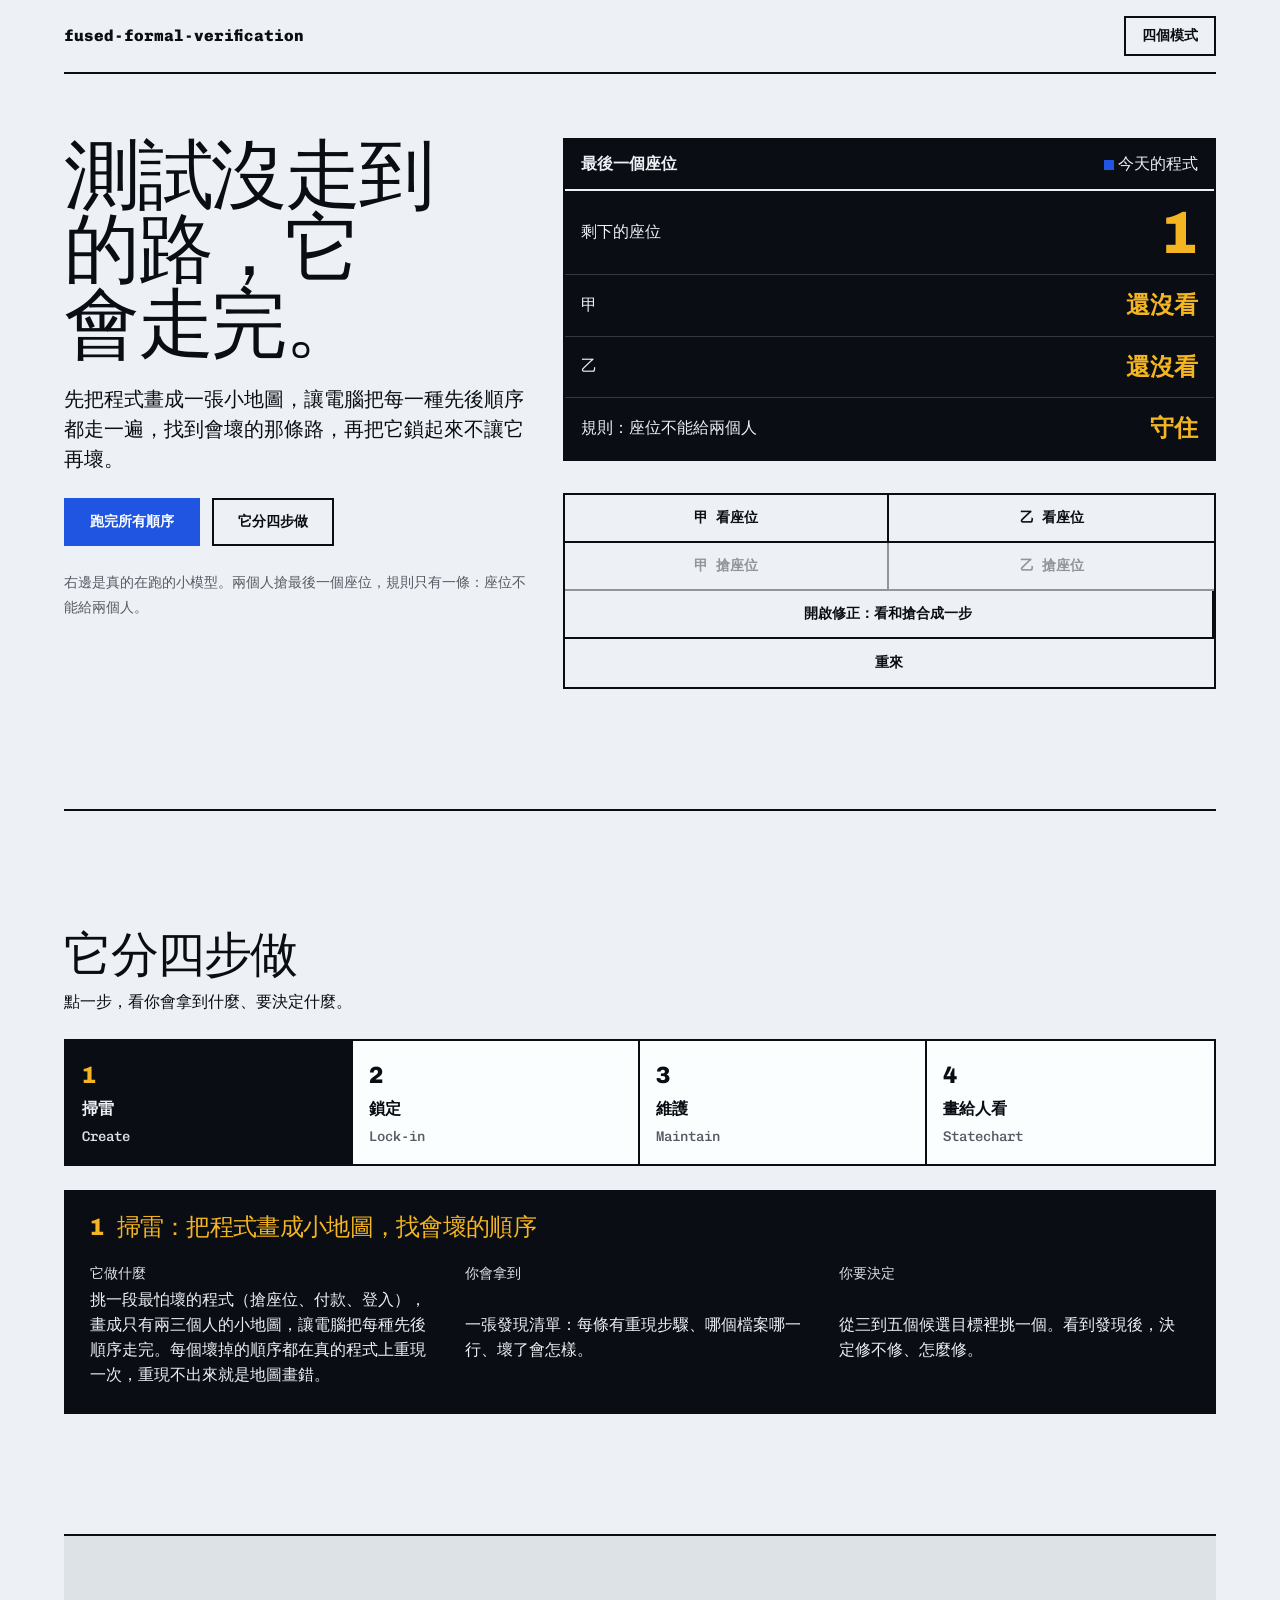
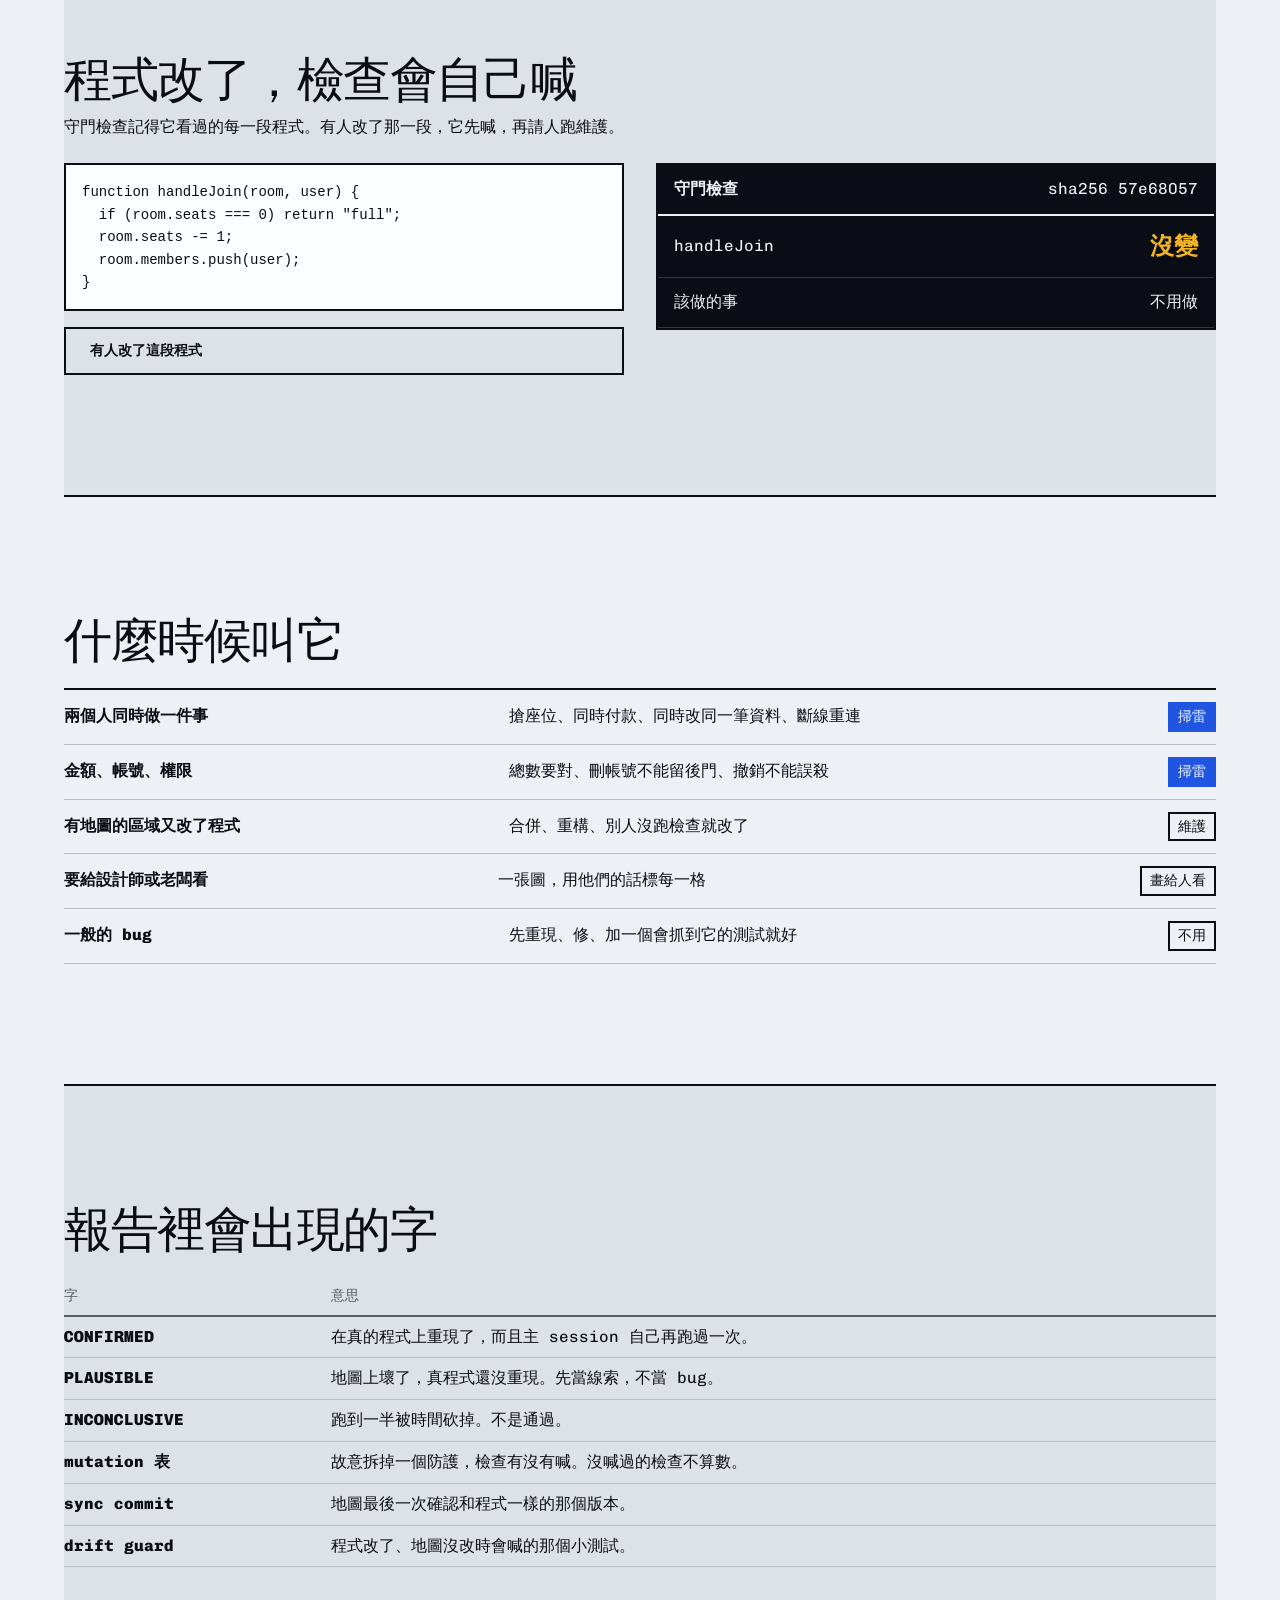
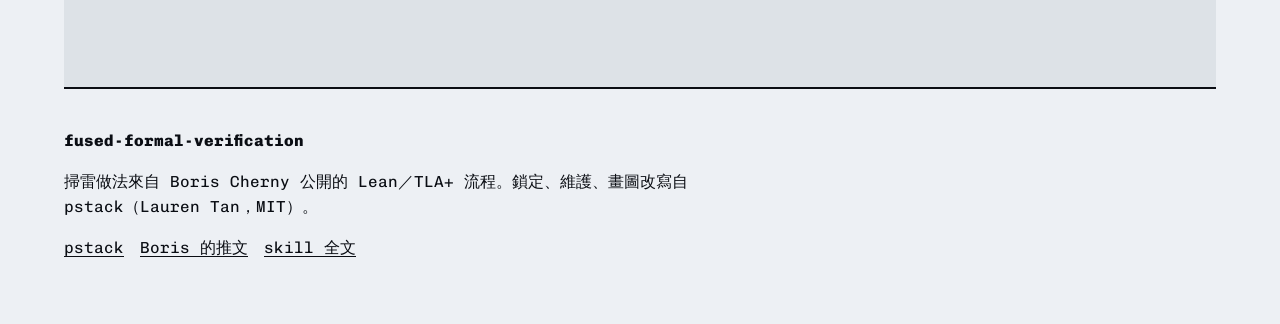
<file: docs/index.html>
<!doctype html>
<html lang="zh-Hant">
<head>
<meta charset="utf-8">
<meta name="viewport" content="width=device-width, initial-scale=1">
<meta name="description" content="給非工程師的互動說明：fused-formal-verification 怎麼用小地圖找出測試走不到的程式錯誤，再把規則鎖成一分鐘的檢查。">
<title>fused-formal-verification：測試沒走到的路，它會走完</title>
<link rel="preconnect" href="https://fonts.googleapis.com">
<link href="https://fonts.googleapis.com/css2?family=Chivo+Mono:wght@400;500;800&display=swap" rel="stylesheet">
<link rel="stylesheet" href="./page.css">
</head>
<body>
<div class="container">
<nav class="nav" aria-label="主選單">
  <a class="wordmark" href="#top">fused-formal-verification</a>
  <a class="btn btn--small" href="#modes">四個模式</a>
</nav>

<header class="hero" id="top">
  <div class="hero__text">
    <h1>測試沒走到的路，它會走完。</h1>
    <p class="lead">先把程式畫成一張小地圖，讓電腦把每一種先後順序都走一遍，找到會壞的那條路，再把它鎖起來不讓它再壞。</p>
    <div class="actions">
      <button class="btn btn--primary" type="button" id="run-all">跑完所有順序</button>
      <a class="btn" href="#modes">它分四步做</a>
    </div>
    <p><small>右邊是真的在跑的小模型。兩個人搶最後一個座位，規則只有一條：座位不能給兩個人。</small></p>
  </div>

  <div class="stack" aria-live="polite">
    <div class="board" id="board">
      <div class="board__head"><strong>最後一個座位</strong><span id="mode-label"><span class="live" id="live"></span>今天的程式</span></div>
      <div class="board__row"><span>剩下的座位</span><span class="figure figure--big" id="seats">1</span></div>
      <div class="board__row" id="rowA"><span>甲</span><span class="figure" id="stateA">還沒看</span></div>
      <div class="board__row" id="rowB"><span>乙</span><span class="figure" id="stateB">還沒看</span></div>
      <div class="board__row" id="rule-row"><span>規則：座位不能給兩個人</span><span class="figure" id="rule">守住</span></div>
    </div>
    <div class="controls">
      <button class="btn" type="button" data-act="A:look">甲 看座位</button>
      <button class="btn" type="button" data-act="B:look">乙 看座位</button>
      <button class="btn" type="button" data-act="A:take">甲 搶座位</button>
      <button class="btn" type="button" data-act="B:take">乙 搶座位</button>
      <button class="btn controls__wide" type="button" id="toggle-fix" aria-pressed="false">開啟修正：看和搶合成一步</button>
      <button class="btn controls__wide" type="button" id="reset">重來</button>
    </div>
    <div class="board" id="result" hidden>
      <div class="board__head"><strong>所有順序</strong><span id="result-count"></span></div>
      <div class="board__row"><ol class="path" id="result-path"></ol></div>
    </div>
  </div>
</header>

<section class="section" id="modes">
  <header>
    <h2>它分四步做</h2>
    <p>點一步，看你會拿到什麼、要決定什麼。</p>
  </header>
  <div class="steps" role="tablist" aria-label="四個模式">
    <button type="button" role="tab" aria-pressed="true" data-mode="create"><span class="figure">1</span><strong>掃雷</strong><small>Create</small></button>
    <button type="button" role="tab" aria-pressed="false" data-mode="lock"><span class="figure">2</span><strong>鎖定</strong><small>Lock-in</small></button>
    <button type="button" role="tab" aria-pressed="false" data-mode="maintain"><span class="figure">3</span><strong>維護</strong><small>Maintain</small></button>
    <button type="button" role="tab" aria-pressed="false" data-mode="chart"><span class="figure">4</span><strong>畫給人看</strong><small>Statechart</small></button>
  </div>
  <div class="plate" id="mode-plate">
    <h3 id="mp-title"></h3>
    <dl><dt>它做什麼</dt><dd id="mp-what"></dd></dl>
    <dl><dt>你會拿到</dt><dd id="mp-get"></dd></dl>
    <dl><dt>你要決定</dt><dd id="mp-decide"></dd></dl>
  </div>
</section>

<section class="section section--band" id="drift">
  <header>
    <h2>程式改了，檢查會自己喊</h2>
    <p>守門檢查記得它看過的每一段程式。有人改了那一段，它先喊，再請人跑維護。</p>
  </header>
  <div class="two">
    <div class="stack">
      <pre class="code" id="code"><code>function handleJoin(room, user) {
  if (room.seats === 0) return "full";
  room.seats -= 1;
  room.members.push(user);
}</code></pre>
      <button class="btn" type="button" id="toggle-drift" aria-pressed="false">有人改了這段程式</button>
    </div>
    <div class="board">
      <div class="board__head"><strong>守門檢查</strong><span id="hash"></span></div>
      <div class="board__row" id="drift-row"><span>handleJoin</span><span class="figure" id="drift-state">沒變</span></div>
      <div class="board__row"><span>該做的事</span><span id="drift-next">不用做</span></div>
      <div class="board__row" id="outcome-row" hidden><span>維護的四種結果</span>
        <div class="choice" aria-label="維護結果">
          <button type="button" data-outcome="sync" aria-pressed="false">沒影響</button>
          <button type="button" data-outcome="updated" aria-pressed="false">地圖更新了</button>
          <button type="button" data-outcome="bug" aria-pressed="false">真的壞了</button>
          <button type="button" data-outcome="blocked" aria-pressed="false">卡住</button>
        </div>
      </div>
      <div class="board__row" id="outcome-text" hidden><span id="outcome-explain"></span></div>
    </div>
  </div>
</section>

<section class="section" id="when">
  <header>
    <h2>什麼時候叫它</h2>
  </header>
  <div class="rows">
    <div class="row"><strong>兩個人同時做一件事</strong><span>搶座位、同時付款、同時改同一筆資料、斷線重連</span><span class="tag tag--live">掃雷</span></div>
    <div class="row"><strong>金額、帳號、權限</strong><span>總數要對、刪帳號不能留後門、撤銷不能誤殺</span><span class="tag tag--live">掃雷</span></div>
    <div class="row"><strong>有地圖的區域又改了程式</strong><span>合併、重構、別人沒跑檢查就改了</span><span class="tag">維護</span></div>
    <div class="row"><strong>要給設計師或老闆看</strong><span>一張圖，用他們的話標每一格</span><span class="tag">畫給人看</span></div>
    <div class="row"><strong>一般的 bug</strong><span>先重現、修、加一個會抓到它的測試就好</span><span class="tag">不用</span></div>
  </div>
</section>

<section class="section section--band" id="words">
  <header>
    <h2>報告裡會出現的字</h2>
  </header>
  <table>
    <thead><tr><th>字</th><th>意思</th></tr></thead>
    <tbody>
      <tr><td>CONFIRMED</td><td>在真的程式上重現了，而且主 session 自己再跑過一次。</td></tr>
      <tr><td>PLAUSIBLE</td><td>地圖上壞了，真程式還沒重現。先當線索，不當 bug。</td></tr>
      <tr><td>INCONCLUSIVE</td><td>跑到一半被時間砍掉。不是通過。</td></tr>
      <tr><td>mutation 表</td><td>故意拆掉一個防護，檢查有沒有喊。沒喊過的檢查不算數。</td></tr>
      <tr><td>sync commit</td><td>地圖最後一次確認和程式一樣的那個版本。</td></tr>
      <tr><td>drift guard</td><td>程式改了、地圖沒改時會喊的那個小測試。</td></tr>
    </tbody>
  </table>
</section>

<footer class="footer">
  <strong class="wordmark">fused-formal-verification</strong>
  <p>掃雷做法來自 Boris Cherny 公開的 Lean／TLA+ 流程。鎖定、維護、畫圖改寫自 pstack（Lauren Tan，MIT）。</p>
  <div class="footer__links">
    <a href="https://github.com/cursor/plugins/tree/main/pstack">pstack</a>
    <a href="https://x.com/bcherny/status/2102543349102338309">Boris 的推文</a>
    <a href="../skills/fused-formal-verification/SKILL.md">skill 全文</a>
  </div>
</footer>
</div>

<script>
(() => {
  const $ = (s) => document.querySelector(s);
  const names = { A: "甲", B: "乙" };
  let fixed = false;
  let st;
  const init = () => { st = { seats: 1, A: { seen: null, got: false }, B: { seen: null, got: false } }; };
  init();

  const apply = (s, actor, act) => {
    const a = s[actor];
    if (act === "look") { if (a.seen !== null) return false; a.seen = s.seats; return true; }
    if (act === "take") {
      if (fixed) { if (a.got || a.seen === "done") return false; a.seen = "done"; if (s.seats > 0) { s.seats -= 1; a.got = true; } return true; }
      if (a.seen === null || a.got || a.seen === "done") return false;
      if (a.seen > 0) { s.seats -= 1; a.got = true; }
      a.seen = "done"; return true;
    }
    return false;
  };
  const broken = (s) => s.A.got && s.B.got;
  const label = (a) => a.got ? "拿到了" : a.seen === "done" ? "沒座位" : a.seen === null ? "還沒看" : "看到剩 " + a.seen;

  const render = () => {
    $("#seats").textContent = Math.max(st.seats, 0);
    $("#stateA").textContent = label(st.A);
    $("#stateB").textContent = label(st.B);
    const bad = broken(st);
    $("#rule").textContent = bad ? "壞了：兩人都拿到" : "守住";
    $("#rule-row").dataset.state = bad ? "bad" : "ok";
    $("#mode-label").lastChild.textContent = fixed ? "修正後的程式" : "今天的程式";
    document.querySelectorAll("[data-act]").forEach((b) => {
      const [actor, act] = b.dataset.act.split(":");
      const copy = JSON.parse(JSON.stringify(st));
      b.disabled = !apply(copy, actor, act);
      if (fixed && act === "look") b.disabled = true;
    });
    const live = $("#live"); live.classList.remove("blink"); void live.offsetWidth; live.classList.add("blink");
  };

  document.querySelectorAll("[data-act]").forEach((b) => b.addEventListener("click", () => {
    const [actor, act] = b.dataset.act.split(":");
    apply(st, actor, act); render();
  }));
  $("#reset").addEventListener("click", () => { init(); $("#result").hidden = true; render(); });
  $("#toggle-fix").addEventListener("click", (e) => {
    fixed = !fixed; e.currentTarget.setAttribute("aria-pressed", String(fixed));
    e.currentTarget.textContent = fixed ? "關閉修正：看和搶分開兩步" : "開啟修正：看和搶合成一步";
    init(); $("#result").hidden = true; render();
  });

  const stepsFor = () => fixed ? ["A:take", "B:take"] : ["A:look", "A:take", "B:look", "B:take"];
  const say = (step) => { const [actor, act] = step.split(":"); return names[actor] + (act === "look" ? " 看座位" : fixed ? " 搶座位（一步做完）" : " 搶座位"); };
  const runAll = () => {
    const all = []; let shortest = null;
    const walk = (s, remaining, path) => {
      if (remaining.length === 0) { all.push({ bad: broken(s), path }); if (broken(s) && (!shortest || path.length < shortest.length)) shortest = path; return; }
      for (const step of remaining) {
        const [actor, act] = step.split(":");
        if (act === "take" && !fixed && s[actor].seen === null) continue;
        const copy = JSON.parse(JSON.stringify(s));
        if (!apply(copy, actor, act)) continue;
        walk(copy, remaining.filter((x) => x !== step), path.concat(step));
      }
    };
    const seed = { seats: 1, A: { seen: null, got: false }, B: { seen: null, got: false } };
    walk(seed, stepsFor(), []);
    const badCount = all.filter((r) => r.bad).length;
    $("#result").hidden = false;
    $("#result-count").textContent = `${all.length} 種順序，${badCount} 種壞掉`;
    const ol = $("#result-path"); ol.innerHTML = "";
    if (shortest) {
      shortest.forEach((step) => { const li = document.createElement("li"); li.textContent = say(step); ol.appendChild(li); });
      const li = document.createElement("li"); li.textContent = "兩人都拿到同一個座位。規則壞了。"; ol.appendChild(li);
    } else {
      const li = document.createElement("li"); li.textContent = "每一種順序都守住規則。這就是「鎖定」要留下來的檢查。"; ol.appendChild(li);
    }
    $("#result").scrollIntoView({ block: "nearest" });
  };
  $("#run-all").addEventListener("click", runAll);
  render();

  const modes = {
    create: { t: "1 掃雷：把程式畫成小地圖，找會壞的順序", what: "挑一段最怕壞的程式（搶座位、付款、登入），畫成只有兩三個人的小地圖，讓電腦把每種先後順序走完。每個壞掉的順序都在真的程式上重現一次，重現不出來就是地圖畫錯。", get: "一張發現清單：每條有重現步驟、哪個檔案哪一行、壞了會怎樣。", decide: "從三到五個候選目標裡挑一個。看到發現後，決定修不修、怎麼修。" },
    lock: { t: "2 鎖定：把最重要的規則變成一分鐘的檢查", what: "留下一到三條最重要的規則。先故意拆掉一個防護，確認檢查會喊；再把檢查和地圖放進 repo，加一個「程式改了就喊」的小測試。", get: "一個指令跑完的守門檢查、一張「拆掉什麼→它有沒有喊」的表、一份給下個人看的說明。", decide: "檢查放在 repo 哪裡。要不要每次改這段程式都跑。" },
    maintain: { t: "3 維護：程式改了，地圖跟著改", what: "從上次確認的版本讀到現在，看哪些改動碰到地圖畫的地方。先從程式改地圖，再跑檢查。每個檢查只給一種結果。", get: "每個檢查一行：沒影響、地圖更新了、真的壞了、卡住。壞了的附上是哪個 commit 帶進來的。", decide: "「真的壞了」要不要修。「卡住」要不要給更多時間。" },
    chart: { t: "4 畫給人看：一張圖，用你的話", what: "把地圖畫成狀態圖。每一格寫你會看到的畫面，每條線寫你做的動作。會壞的格子標起來，附最短走到它的路。", get: "一張 Mermaid 圖、每個 bug 一句話加編號路徑、圖裡省略了什麼。", decide: "這個行為對不對。這是產品的決定，不是工程的。" }
  };
  const showMode = (k) => {
    const m = modes[k];
    $("#mp-title").textContent = m.t; $("#mp-what").textContent = m.what; $("#mp-get").textContent = m.get; $("#mp-decide").textContent = m.decide;
    document.querySelectorAll("[data-mode]").forEach((b) => b.setAttribute("aria-pressed", String(b.dataset.mode === k)));
  };
  document.querySelectorAll("[data-mode]").forEach((b) => b.addEventListener("click", () => showMode(b.dataset.mode)));
  showMode("create");

  const hashOf = async (text) => {
    if (!crypto.subtle) return "n/a";
    const buf = await crypto.subtle.digest("SHA-256", new TextEncoder().encode(text));
    return [...new Uint8Array(buf)].slice(0, 4).map((b) => b.toString(16).padStart(2, "0")).join("");
  };
  const original = $("#code code").textContent;
  const changed = original.replace("  room.seats -= 1;\n", "");
  let drifted = false;
  const outcomes = { sync: "改動沒碰到地圖畫的地方。檢查照舊通過。", updated: "程式的形狀變了，地圖照程式改好，檢查通過。故意拆一次確認它還會喊。", bug: "地圖已經和程式一樣，規則還是壞。附上是哪個 commit 帶進來的，等你決定修不修。", blocked: "跑不完或對不上。寫清楚為什麼，不移動 sync commit。" };
  const renderDrift = async () => {
    const text = drifted ? changed : original;
    $("#code code").innerHTML = drifted ? original.replace("  room.seats -= 1;\n", "").replace("  if (room.seats === 0) return \"full\";", "  if (room.seats === 0) return \"full\";\n") : original;
    if (drifted) $("#code code").innerHTML = "function handleJoin(room, user) {\n  if (room.seats === 0) return \"full\";\n  <ins>// 少了一行：座位數沒有減一</ins>\n  room.members.push(user);\n}";
    $("#hash").textContent = "sha256 " + (await hashOf(text));
    $("#drift-state").textContent = drifted ? "變了" : "沒變";
    $("#drift-row").dataset.state = drifted ? "bad" : "ok";
    $("#drift-next").textContent = drifted ? "跑維護，給每個檢查一個結果" : "不用做";
    $("#outcome-row").hidden = !drifted; $("#outcome-text").hidden = true;
    document.querySelectorAll("[data-outcome]").forEach((b) => b.setAttribute("aria-pressed", "false"));
  };
  $("#toggle-drift").addEventListener("click", (e) => { drifted = !drifted; e.currentTarget.setAttribute("aria-pressed", String(drifted)); e.currentTarget.textContent = drifted ? "改回來" : "有人改了這段程式"; renderDrift(); });
  document.querySelectorAll("[data-outcome]").forEach((b) => b.addEventListener("click", () => {
    document.querySelectorAll("[data-outcome]").forEach((x) => x.setAttribute("aria-pressed", String(x === b)));
    $("#outcome-explain").textContent = outcomes[b.dataset.outcome]; $("#outcome-text").hidden = false;
  }));
  renderDrift();
})();
</script>
</body>
</html>
</file>
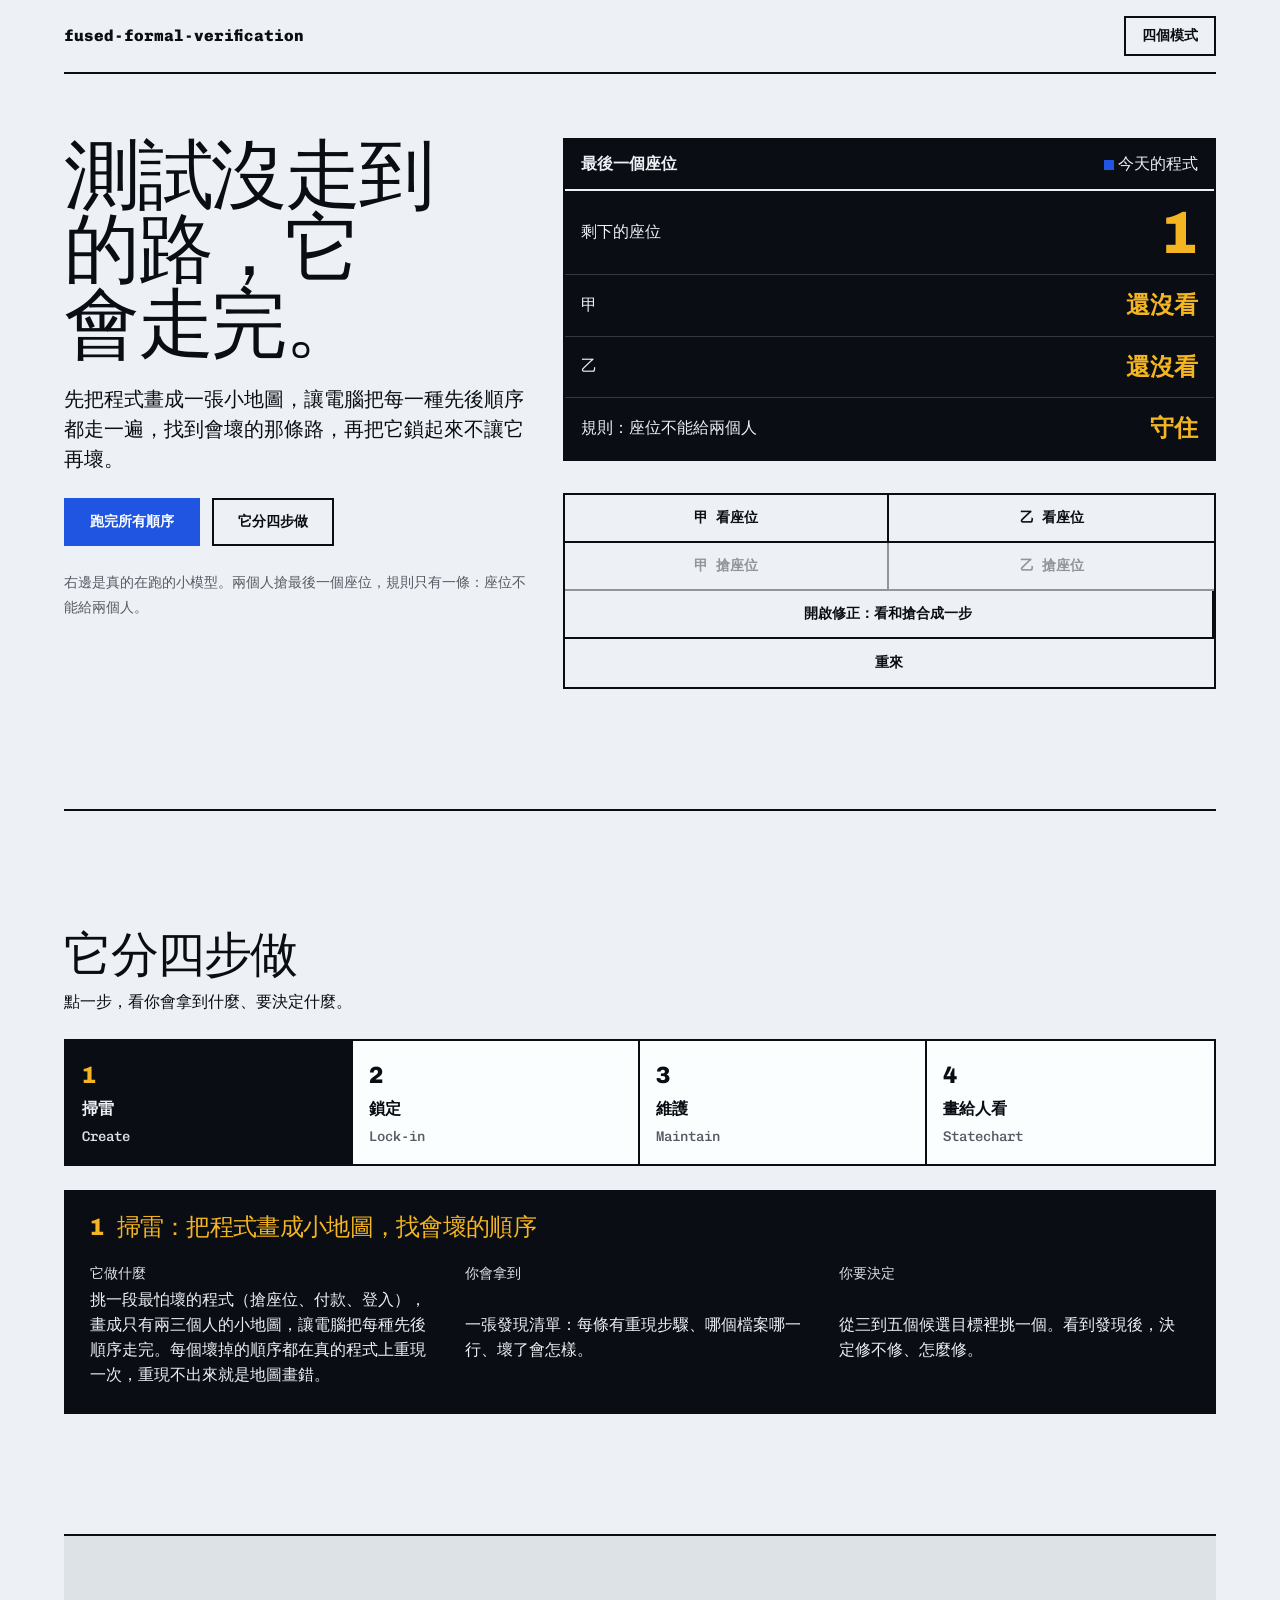
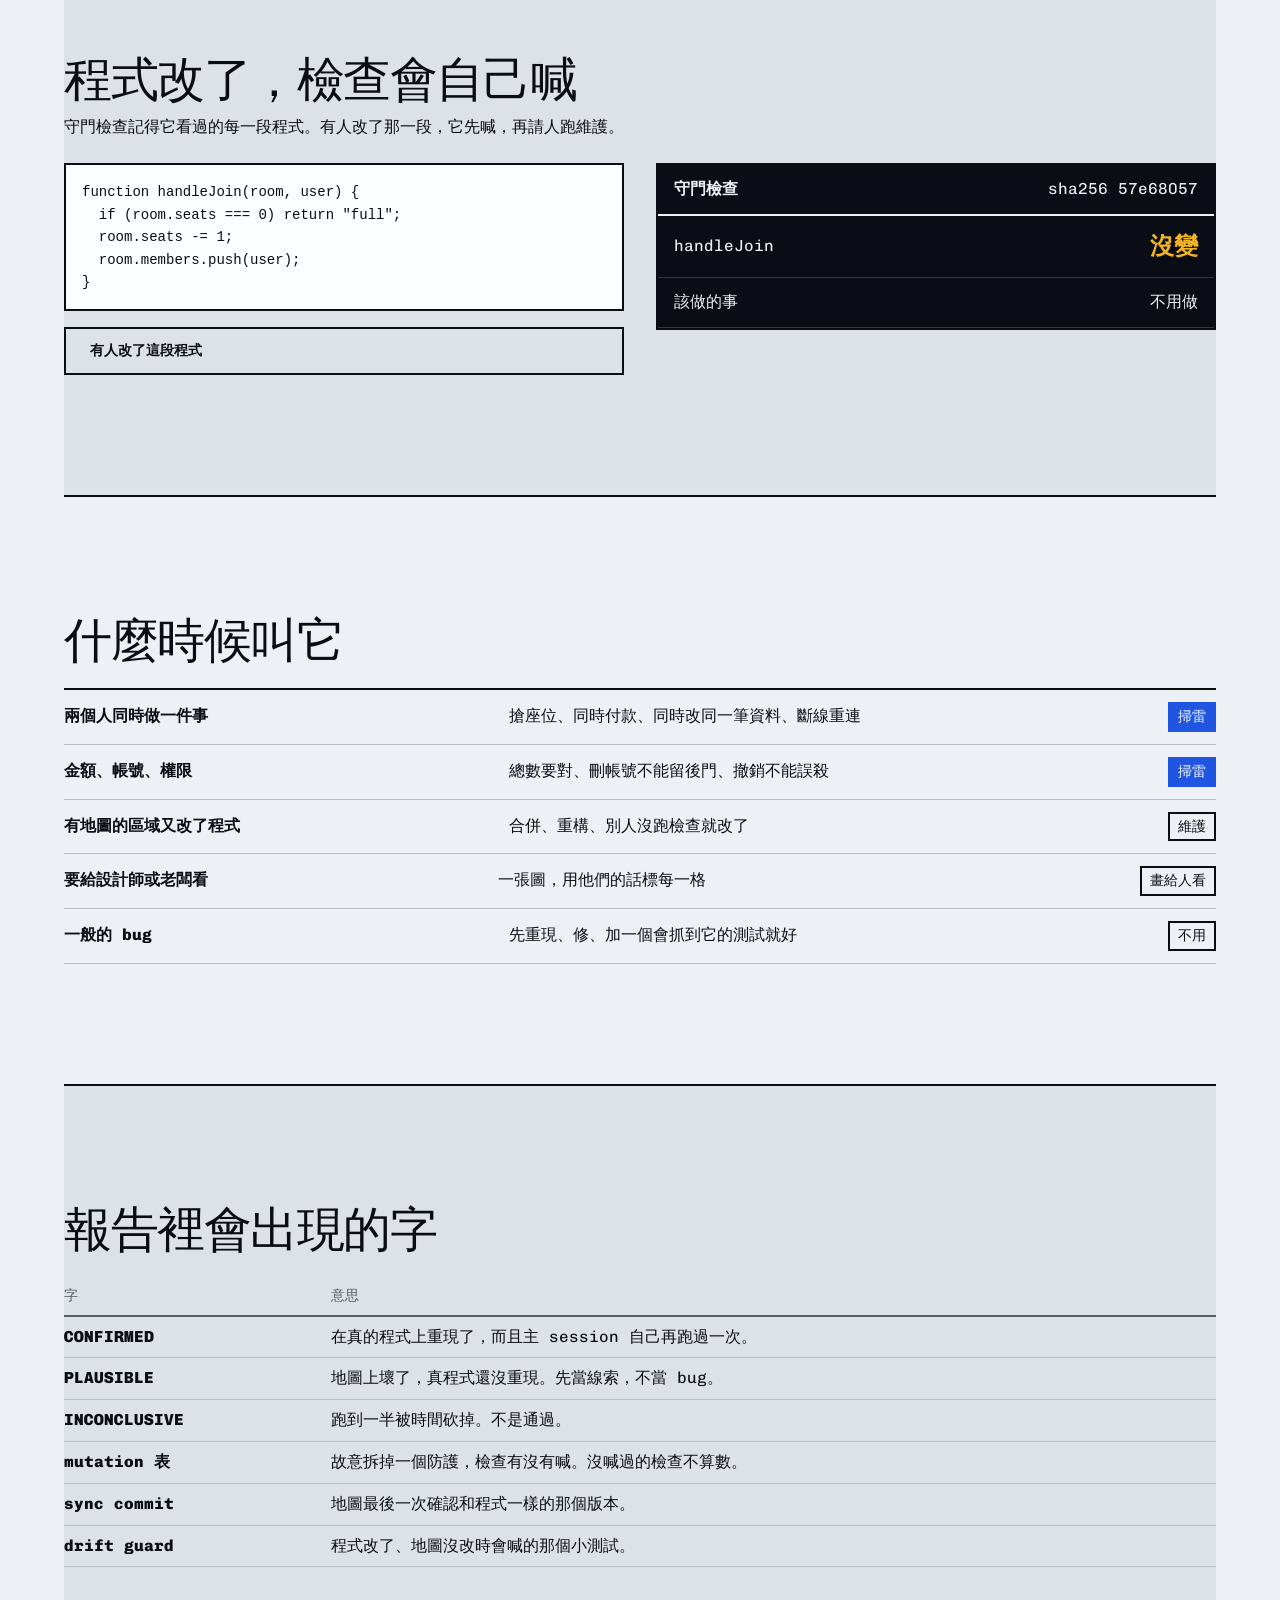
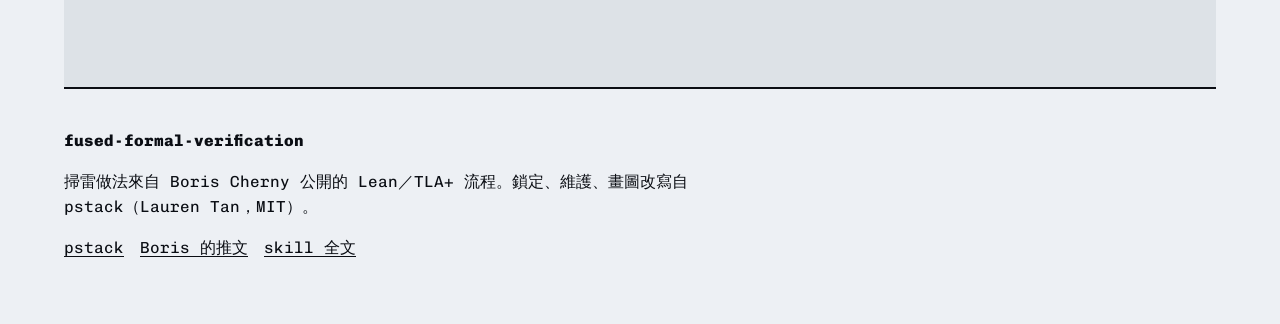
<file: docs/standalone.html>
<!doctype html>
<html lang="zh-Hant">
<head>
<meta charset="utf-8">
<meta name="viewport" content="width=device-width, initial-scale=1">
<meta name="description" content="給非工程師的互動說明：fused-formal-verification 怎麼用小地圖找出測試走不到的程式錯誤，再把規則鎖成一分鐘的檢查。">
<title>fused-formal-verification：測試沒走到的路，它會走完</title>
<link rel="preconnect" href="https://fonts.googleapis.com">
<link href="https://fonts.googleapis.com/css2?family=Chivo+Mono:wght@400;500;800&display=swap" rel="stylesheet">
<style>
/* Hallmark · shape: Station Sequence · genre: modern-minimal · theme: Wayfind (deal 3/3, seed interactive-explainer-non-engineers-how-25c9·9d4ebffa·2026-11-01·r0) · job: try · draw: manual (material: the product built live)
 * hero: Stage · nav: edge-aligned, wordmark and one action · footer: mast · imagery: the product, built live (the seat race) · signature: the seat race run step by step in the hero, breaking the rule on screen · wayfind: platform
 * axes: light/mono/cool · posture: committed · contrast: pass · fold: pass · v2.0.0 */
/* Hallmark · pre-emit critique: P4 H4 E4 S4 R4 V3 · weakest: V, the log is empty so variety is unproven; kept the hero to one live board instead of a figure row */
/* Hallmark · waive 64 · labels use Chivo Mono 500 · mono is the theme's material (Wayfind) */
/* Hallmark · answered F4 · one filled primary button (.btn--primary, 跑完所有順序); the ink-filled .choice and .steps cells are the selected state of a choice set per Wayfind, not buttons */
:root {
  color-scheme: light;
  --space-3xs: 2px; --space-2xs: 4px; --space-xs: 8px; --space-sm: 12px; --space-md: 16px; --space-lg: 24px; --space-xl: 40px; --space-2xl: 64px; --space-3xl: 96px; --space-4xl: 144px;
  --text-xs: 0.8125rem; --text-sm: 0.875rem; --text-md: 1rem; --text-lg: 1.25rem; --text-xl: 1.5625rem; --text-2xl: 1.953rem; --text-3xl: 2.441rem;
  --text-display-s: clamp(2.25rem, 4vw + 0.5rem, 3.75rem); --text-display: clamp(2.75rem, 5vw + 1rem, 5.25rem);
  --text-section: clamp(2rem, 2.5vw + 1rem, 3.5rem); --text-title: clamp(1.25rem, 0.75vw + 0.875rem, 1.625rem); --text-lead: clamp(1.125rem, 0.35vw + 1rem, 1.375rem);
  --ease-out: cubic-bezier(0.16, 1, 0.3, 1); --ease-in: cubic-bezier(0.7, 0, 0.84, 0); --ease-in-out: cubic-bezier(0.65, 0, 0.35, 1);
  --dur-micro: 120ms; --dur-short: 220ms; --dur-long: 420ms;
  --color-error: oklch(52% 0.19 27); --color-success: oklch(50% 0.12 150);
  --container: 1440px; --gutter: 64px; --gap-columns: 32px; --section-gap-s: 120px; --section-gap: 144px; --section-gap-l: 176px;
  --z-base: 1; --z-raised: 10; --z-dropdown: 100; --z-sticky: 200; --z-sticky-nav: 300; --z-modal: 400; --z-toast: 500; --z-tooltip: 600;
  --color-paper: oklch(95.5% 0.006 250); --color-paper-2: oklch(91% 0.009 250); --color-paper-3: oklch(99.5% 0.005 250);
  --color-ink: oklch(16% 0.014 262); --color-ink-2: oklch(29% 0.014 262); --color-muted: oklch(47% 0.016 260);
  --color-rule: oklch(80% 0.011 250); --color-ink-rule: oklch(34% 0.014 262);
  --color-accent: oklch(51% 0.22 264); --color-accent-2: oklch(81% 0.16 82); --color-accent-ink: oklch(99.5% 0.003 250); --color-focus: oklch(51% 0.22 264);
  --font-display: "Chivo Mono", ui-monospace, monospace; --font-body: var(--font-display); --font-outlier: var(--font-body);
  --radius-card: 0; --radius-pill: 999px; --rule-hair: 1px; --rule-bar: 2px;
  --shadow-card: 0 24px 40px -24px oklch(8% 0.01 260 / 0.6);
  --tracking-display: -0.03em; --display-weight: 800;
}

*, *::before, *::after { box-sizing: border-box; }
html, body { overflow-x: clip; }
html { scrollbar-color: var(--color-muted) var(--color-paper); scroll-padding-top: var(--space-3xl); }
body { margin: 0; background: var(--color-paper); color: var(--color-ink); font-family: var(--font-body); font-size: var(--text-md); line-height: 1.55; -webkit-font-smoothing: antialiased; caret-color: var(--color-accent); }
::selection { background: var(--color-accent-2); color: var(--color-ink); }
:focus-visible { outline: 2px solid var(--color-focus); outline-offset: 2px; }
a { color: inherit; text-decoration-thickness: 1px; text-underline-offset: 0.16em; }
h1, h2, h3 { margin: 0; font-family: var(--font-display); font-weight: var(--display-weight, 700); font-synthesis: none; letter-spacing: var(--tracking-display); line-height: 1.05; overflow-wrap: break-word; min-width: 0; text-wrap: balance; }
h1 { max-width: 20ch; font-size: var(--text-display); } h2 { max-width: 30ch; font-size: var(--text-section); } h3 { max-width: 40ch; font-size: var(--text-title); line-height: 1.2; }
.lead { font-size: var(--text-lead); line-height: 1.45; max-width: 52ch; }
p { margin: 0; text-wrap: pretty; }
p:not([class]) { max-width: 65ch; }
img, video { max-width: 100%; height: auto; display: block; }
svg { display: block; }
[hidden] { display: none !important; }
button, input, select, textarea { font: inherit; }
.container { width: 100%; max-width: var(--container); margin-inline: auto; padding-inline: var(--gutter); box-sizing: border-box; }
.num, .figure, td.num { font-variant-numeric: tabular-nums; }
.visually-hidden { position: absolute; width: 1px; height: 1px; overflow: hidden; clip-path: inset(50%); white-space: nowrap; }
[data-slot] { position: relative; overflow: hidden; background: linear-gradient(160deg, var(--color-paper-2, var(--color-paper)), var(--color-paper-3, var(--color-paper))); }
[data-slot] > img { position: absolute; inset: 0; width: 100%; height: 100%; object-fit: cover; z-index: 1; }
[data-slot]:has(> img) > :not(img):not([data-keep]) { display: none !important; }
@media (max-width: 60rem) { :root { --gutter: 24px; --section-gap-s: 80px; --section-gap: 96px; --section-gap-l: 120px; } }
@media (max-width: 40rem) { :root { --gutter: 16px; --section-gap-s: 56px; --section-gap: 72px; --section-gap-l: 96px; --gap-columns: 16px; } }
@media (prefers-reduced-motion: reduce) { *:not(.keep-motion), *:not(.keep-motion)::before, *:not(.keep-motion)::after { animation-duration: 0.01ms !important; animation-iteration-count: 1 !important; transition-duration: 0.01ms !important; scroll-behavior: auto !important; } }
/* photographs: natural sat=-12 con=10 */
[data-slot] > img { filter: saturate(0.88) contrast(1.1); }


body { font-variant-numeric: tabular-nums; }
h1, h2, h3 { font-weight: 800; line-height: 0.98; }
h1 { font-size: min(var(--text-display), 4.75rem); max-width: 16ch; }
h2 { font-size: var(--text-section); max-width: 24ch; }
small, th, figcaption, .label { font-weight: 500; color: var(--color-muted); font-size: var(--text-sm); }

.nav { display: flex; align-items: center; justify-content: space-between; gap: var(--space-md); padding-block: var(--space-md); border-bottom: var(--rule-bar) solid var(--color-ink); }
.wordmark { font-weight: 800; text-decoration: none; }

.hero { padding-block: var(--space-2xl) var(--section-gap-s); display: grid; grid-template-columns: minmax(0, 5fr) minmax(0, 7fr); gap: var(--gap-columns); align-items: start; }
.hero__text { display: grid; gap: var(--space-lg); }
.actions { display: flex; flex-wrap: wrap; gap: var(--space-sm); }

.btn { display: inline-flex; align-items: center; gap: var(--space-xs); min-height: 48px; padding: var(--space-sm) var(--space-lg); border: var(--rule-bar) solid var(--color-ink); background: transparent; color: var(--color-ink); font: 800 var(--text-sm)/1 var(--font-body); text-decoration: none; cursor: pointer; transition: background-color var(--dur-micro) steps(1), color var(--dur-micro) steps(1); }
.btn:hover { background: var(--color-paper-2); }
.btn:active { background: var(--color-rule); }
.btn--primary { background: var(--color-accent); border-color: var(--color-accent); color: var(--color-accent-ink); }
.btn--primary:hover { background: var(--color-ink); border-color: var(--color-ink); }
.btn[disabled], .btn[aria-disabled="true"] { opacity: 0.4; cursor: not-allowed; }
.btn--small { min-height: 40px; padding: var(--space-xs) var(--space-md); }

.board { border: var(--rule-bar) solid var(--color-ink); background: var(--color-ink); color: var(--color-paper); display: grid; }
.board__head { display: flex; justify-content: space-between; align-items: baseline; gap: var(--space-md); padding: var(--space-sm) var(--space-md); border-bottom: var(--rule-bar) solid var(--color-paper); }
.board__head strong { font-weight: 800; }
.board__row { display: grid; grid-template-columns: minmax(0, 1fr) auto; gap: var(--space-md); align-items: center; padding: var(--space-sm) var(--space-md); border-bottom: var(--rule-hair) solid var(--color-ink-rule); }
.board__row:last-child { border-bottom: 0; }
.figure { font-weight: 800; color: var(--color-accent-2); font-size: var(--text-title); }
.figure--big { font-size: var(--text-display-s); line-height: 1; }
.board__row[data-state="bad"] { background: var(--color-accent-2); color: var(--color-ink); }
.board__row[data-state="bad"] .figure { color: var(--color-ink); }
.live { display: inline-block; width: 10px; height: 10px; background: var(--color-accent); vertical-align: middle; margin-inline-end: var(--space-2xs); }
.live.blink { animation: blink var(--dur-short) steps(1) 1; }
@keyframes blink { 0% { opacity: 0; } 50% { opacity: 1; } }

.controls { display: grid; grid-template-columns: repeat(2, minmax(0, 1fr)); gap: 0; border: var(--rule-bar) solid var(--color-ink); margin-top: var(--space-md); }
.controls .btn { border: 0; border-right: var(--rule-bar) solid var(--color-ink); border-bottom: var(--rule-bar) solid var(--color-ink); justify-content: center; }
.controls .btn:nth-child(2n) { border-right: 0; }
.controls .btn:last-child { border-bottom: 0; }
.controls__wide { grid-column: 1 / -1; border-right: 0; }

.choice { display: flex; flex-wrap: wrap; border: var(--rule-bar) solid var(--color-ink); width: max-content; max-width: 100%; }
.choice button { border: 0; border-right: var(--rule-bar) solid var(--color-ink); background: transparent; color: var(--color-ink); padding: var(--space-sm) var(--space-md); font-weight: 500; cursor: pointer; transition: background-color var(--dur-micro) steps(1), color var(--dur-micro) steps(1); }
.choice button:last-child { border-right: 0; }
.choice button[aria-pressed="true"] { background: var(--color-ink); color: var(--color-paper); }
.choice button:hover:not([aria-pressed="true"]) { background: var(--color-paper-2); }

.section { padding-block: var(--section-gap-s); border-top: var(--rule-bar) solid var(--color-ink); display: grid; gap: var(--space-lg); }
.section--band { background: var(--color-paper-2); }
.section > header { display: grid; gap: var(--space-sm); }

.steps { display: grid; grid-template-columns: repeat(4, minmax(0, 1fr)); gap: 0; border: var(--rule-bar) solid var(--color-ink); }
.steps button { text-align: left; border: 0; border-right: var(--rule-bar) solid var(--color-ink); background: var(--color-paper-3); color: var(--color-ink); padding: var(--space-md); display: grid; gap: var(--space-2xs); cursor: pointer; min-height: 120px; transition: background-color var(--dur-micro) steps(1), color var(--dur-micro) steps(1); }
.steps button:last-child { border-right: 0; }
.steps button[aria-pressed="true"] { background: var(--color-ink); color: var(--color-paper); }
.steps button[aria-pressed="true"] .figure { color: var(--color-accent-2); }
.steps button .figure { color: var(--color-ink); }
.steps button[aria-pressed="true"] small { color: var(--color-paper-2); }

.plate { border: var(--rule-bar) solid var(--color-ink); background: var(--color-ink); color: var(--color-paper); padding: var(--space-lg); display: grid; grid-template-columns: repeat(3, minmax(0, 1fr)); gap: var(--space-lg); }
.plate h3 { color: var(--color-accent-2); grid-column: 1 / -1; }
.plate dl { margin: 0; display: grid; gap: var(--space-2xs); }
.plate dt { font-weight: 500; color: var(--color-paper-2); font-size: var(--text-sm); }
.plate dd { margin: 0; }

.code { border: var(--rule-bar) solid var(--color-ink); background: var(--color-paper-3); padding: var(--space-md); margin: 0; overflow-x: auto; font-size: var(--text-sm); line-height: 1.6; }
.code ins { text-decoration: none; background: var(--color-accent-2); }
.two { display: grid; grid-template-columns: repeat(2, minmax(0, 1fr)); gap: var(--gap-columns); align-items: start; }
.stack { display: grid; gap: var(--space-md); }

.rows { border-top: var(--rule-bar) solid var(--color-ink); }
.row { display: grid; grid-template-columns: minmax(0, 2fr) minmax(0, 3fr) auto; gap: var(--space-md); align-items: baseline; padding: var(--space-sm) 0; border-bottom: var(--rule-hair) solid var(--color-rule); }
.row strong { font-weight: 800; }
.row .tag { justify-self: end; border: var(--rule-bar) solid var(--color-ink); padding: var(--space-3xs) var(--space-xs); font-weight: 500; font-size: var(--text-sm); white-space: nowrap; }
.row .tag--live { background: var(--color-accent); border-color: var(--color-accent); color: var(--color-accent-ink); }

table { width: 100%; border-collapse: collapse; }
th { text-align: left; padding: var(--space-xs) 0; border-bottom: var(--rule-bar) solid currentColor; }
td { padding: var(--space-xs) var(--space-sm) var(--space-xs) 0; border-bottom: var(--rule-hair) solid var(--color-rule); vertical-align: top; }
td:first-child { font-weight: 800; white-space: nowrap; }

.footer { border-top: var(--rule-bar) solid var(--color-ink); padding-block: var(--space-xl) var(--space-2xl); display: grid; gap: var(--space-md); }
.footer__links { display: flex; flex-wrap: wrap; gap: var(--space-md); }

.path { list-style: none; margin: 0; padding: 0; display: grid; gap: var(--space-2xs); counter-reset: step; }
.path li { counter-increment: step; display: grid; grid-template-columns: auto minmax(0, 1fr); gap: var(--space-sm); }
.path li::before { content: counter(step); font-weight: 800; color: var(--color-accent-2); }

@media (max-width: 60rem) {
  .hero, .two, .plate { grid-template-columns: minmax(0, 1fr); }
  .steps { grid-template-columns: repeat(2, minmax(0, 1fr)); }
  .steps button:nth-child(2) { border-right: 0; }
  .steps button:nth-child(-n+2) { border-bottom: var(--rule-bar) solid var(--color-ink); }
  .row { grid-template-columns: minmax(0, 1fr); }
  .row .tag { justify-self: start; }
}

</style>
</head>
<body>
<div class="container">
<nav class="nav" aria-label="主選單">
  <a class="wordmark" href="#top">fused-formal-verification</a>
  <a class="btn btn--small" href="#modes">四個模式</a>
</nav>

<header class="hero" id="top">
  <div class="hero__text">
    <h1>測試沒走到的路，它會走完。</h1>
    <p class="lead">先把程式畫成一張小地圖，讓電腦把每一種先後順序都走一遍，找到會壞的那條路，再把它鎖起來不讓它再壞。</p>
    <div class="actions">
      <button class="btn btn--primary" type="button" id="run-all">跑完所有順序</button>
      <a class="btn" href="#modes">它分四步做</a>
    </div>
    <p><small>右邊是真的在跑的小模型。兩個人搶最後一個座位，規則只有一條：座位不能給兩個人。</small></p>
  </div>

  <div class="stack" aria-live="polite">
    <div class="board" id="board">
      <div class="board__head"><strong>最後一個座位</strong><span id="mode-label"><span class="live" id="live"></span>今天的程式</span></div>
      <div class="board__row"><span>剩下的座位</span><span class="figure figure--big" id="seats">1</span></div>
      <div class="board__row" id="rowA"><span>甲</span><span class="figure" id="stateA">還沒看</span></div>
      <div class="board__row" id="rowB"><span>乙</span><span class="figure" id="stateB">還沒看</span></div>
      <div class="board__row" id="rule-row"><span>規則：座位不能給兩個人</span><span class="figure" id="rule">守住</span></div>
    </div>
    <div class="controls">
      <button class="btn" type="button" data-act="A:look">甲 看座位</button>
      <button class="btn" type="button" data-act="B:look">乙 看座位</button>
      <button class="btn" type="button" data-act="A:take">甲 搶座位</button>
      <button class="btn" type="button" data-act="B:take">乙 搶座位</button>
      <button class="btn controls__wide" type="button" id="toggle-fix" aria-pressed="false">開啟修正：看和搶合成一步</button>
      <button class="btn controls__wide" type="button" id="reset">重來</button>
    </div>
    <div class="board" id="result" hidden>
      <div class="board__head"><strong>所有順序</strong><span id="result-count"></span></div>
      <div class="board__row"><ol class="path" id="result-path"></ol></div>
    </div>
  </div>
</header>

<section class="section" id="modes">
  <header>
    <h2>它分四步做</h2>
    <p>點一步，看你會拿到什麼、要決定什麼。</p>
  </header>
  <div class="steps" role="tablist" aria-label="四個模式">
    <button type="button" role="tab" aria-pressed="true" data-mode="create"><span class="figure">1</span><strong>掃雷</strong><small>Create</small></button>
    <button type="button" role="tab" aria-pressed="false" data-mode="lock"><span class="figure">2</span><strong>鎖定</strong><small>Lock-in</small></button>
    <button type="button" role="tab" aria-pressed="false" data-mode="maintain"><span class="figure">3</span><strong>維護</strong><small>Maintain</small></button>
    <button type="button" role="tab" aria-pressed="false" data-mode="chart"><span class="figure">4</span><strong>畫給人看</strong><small>Statechart</small></button>
  </div>
  <div class="plate" id="mode-plate">
    <h3 id="mp-title"></h3>
    <dl><dt>它做什麼</dt><dd id="mp-what"></dd></dl>
    <dl><dt>你會拿到</dt><dd id="mp-get"></dd></dl>
    <dl><dt>你要決定</dt><dd id="mp-decide"></dd></dl>
  </div>
</section>

<section class="section section--band" id="drift">
  <header>
    <h2>程式改了，檢查會自己喊</h2>
    <p>守門檢查記得它看過的每一段程式。有人改了那一段，它先喊，再請人跑維護。</p>
  </header>
  <div class="two">
    <div class="stack">
      <pre class="code" id="code"><code>function handleJoin(room, user) {
  if (room.seats === 0) return "full";
  room.seats -= 1;
  room.members.push(user);
}</code></pre>
      <button class="btn" type="button" id="toggle-drift" aria-pressed="false">有人改了這段程式</button>
    </div>
    <div class="board">
      <div class="board__head"><strong>守門檢查</strong><span id="hash"></span></div>
      <div class="board__row" id="drift-row"><span>handleJoin</span><span class="figure" id="drift-state">沒變</span></div>
      <div class="board__row"><span>該做的事</span><span id="drift-next">不用做</span></div>
      <div class="board__row" id="outcome-row" hidden><span>維護的四種結果</span>
        <div class="choice" aria-label="維護結果">
          <button type="button" data-outcome="sync" aria-pressed="false">沒影響</button>
          <button type="button" data-outcome="updated" aria-pressed="false">地圖更新了</button>
          <button type="button" data-outcome="bug" aria-pressed="false">真的壞了</button>
          <button type="button" data-outcome="blocked" aria-pressed="false">卡住</button>
        </div>
      </div>
      <div class="board__row" id="outcome-text" hidden><span id="outcome-explain"></span></div>
    </div>
  </div>
</section>

<section class="section" id="when">
  <header>
    <h2>什麼時候叫它</h2>
  </header>
  <div class="rows">
    <div class="row"><strong>兩個人同時做一件事</strong><span>搶座位、同時付款、同時改同一筆資料、斷線重連</span><span class="tag tag--live">掃雷</span></div>
    <div class="row"><strong>金額、帳號、權限</strong><span>總數要對、刪帳號不能留後門、撤銷不能誤殺</span><span class="tag tag--live">掃雷</span></div>
    <div class="row"><strong>有地圖的區域又改了程式</strong><span>合併、重構、別人沒跑檢查就改了</span><span class="tag">維護</span></div>
    <div class="row"><strong>要給設計師或老闆看</strong><span>一張圖，用他們的話標每一格</span><span class="tag">畫給人看</span></div>
    <div class="row"><strong>一般的 bug</strong><span>先重現、修、加一個會抓到它的測試就好</span><span class="tag">不用</span></div>
  </div>
</section>

<section class="section section--band" id="words">
  <header>
    <h2>報告裡會出現的字</h2>
  </header>
  <table>
    <thead><tr><th>字</th><th>意思</th></tr></thead>
    <tbody>
      <tr><td>CONFIRMED</td><td>在真的程式上重現了，而且主 session 自己再跑過一次。</td></tr>
      <tr><td>PLAUSIBLE</td><td>地圖上壞了，真程式還沒重現。先當線索，不當 bug。</td></tr>
      <tr><td>INCONCLUSIVE</td><td>跑到一半被時間砍掉。不是通過。</td></tr>
      <tr><td>mutation 表</td><td>故意拆掉一個防護，檢查有沒有喊。沒喊過的檢查不算數。</td></tr>
      <tr><td>sync commit</td><td>地圖最後一次確認和程式一樣的那個版本。</td></tr>
      <tr><td>drift guard</td><td>程式改了、地圖沒改時會喊的那個小測試。</td></tr>
    </tbody>
  </table>
</section>

<footer class="footer">
  <strong class="wordmark">fused-formal-verification</strong>
  <p>掃雷做法來自 Boris Cherny 公開的 Lean／TLA+ 流程。鎖定、維護、畫圖改寫自 pstack（Lauren Tan，MIT）。</p>
  <div class="footer__links">
    <a href="https://github.com/cursor/plugins/tree/main/pstack">pstack</a>
    <a href="https://x.com/bcherny/status/2102543349102338309">Boris 的推文</a>
    <a href="https://github.com/hank840214-alt/fused-formal-verification">skill 全文</a>
  </div>
</footer>
</div>

<script>
(() => {
  const $ = (s) => document.querySelector(s);
  const names = { A: "甲", B: "乙" };
  let fixed = false;
  let st;
  const init = () => { st = { seats: 1, A: { seen: null, got: false }, B: { seen: null, got: false } }; };
  init();

  const apply = (s, actor, act) => {
    const a = s[actor];
    if (act === "look") { if (a.seen !== null) return false; a.seen = s.seats; return true; }
    if (act === "take") {
      if (fixed) { if (a.got || a.seen === "done") return false; a.seen = "done"; if (s.seats > 0) { s.seats -= 1; a.got = true; } return true; }
      if (a.seen === null || a.got || a.seen === "done") return false;
      if (a.seen > 0) { s.seats -= 1; a.got = true; }
      a.seen = "done"; return true;
    }
    return false;
  };
  const broken = (s) => s.A.got && s.B.got;
  const label = (a) => a.got ? "拿到了" : a.seen === "done" ? "沒座位" : a.seen === null ? "還沒看" : "看到剩 " + a.seen;

  const render = () => {
    $("#seats").textContent = Math.max(st.seats, 0);
    $("#stateA").textContent = label(st.A);
    $("#stateB").textContent = label(st.B);
    const bad = broken(st);
    $("#rule").textContent = bad ? "壞了：兩人都拿到" : "守住";
    $("#rule-row").dataset.state = bad ? "bad" : "ok";
    $("#mode-label").lastChild.textContent = fixed ? "修正後的程式" : "今天的程式";
    document.querySelectorAll("[data-act]").forEach((b) => {
      const [actor, act] = b.dataset.act.split(":");
      const copy = JSON.parse(JSON.stringify(st));
      b.disabled = !apply(copy, actor, act);
      if (fixed && act === "look") b.disabled = true;
    });
    const live = $("#live"); live.classList.remove("blink"); void live.offsetWidth; live.classList.add("blink");
  };

  document.querySelectorAll("[data-act]").forEach((b) => b.addEventListener("click", () => {
    const [actor, act] = b.dataset.act.split(":");
    apply(st, actor, act); render();
  }));
  $("#reset").addEventListener("click", () => { init(); $("#result").hidden = true; render(); });
  $("#toggle-fix").addEventListener("click", (e) => {
    fixed = !fixed; e.currentTarget.setAttribute("aria-pressed", String(fixed));
    e.currentTarget.textContent = fixed ? "關閉修正：看和搶分開兩步" : "開啟修正：看和搶合成一步";
    init(); $("#result").hidden = true; render();
  });

  const stepsFor = () => fixed ? ["A:take", "B:take"] : ["A:look", "A:take", "B:look", "B:take"];
  const say = (step) => { const [actor, act] = step.split(":"); return names[actor] + (act === "look" ? " 看座位" : fixed ? " 搶座位（一步做完）" : " 搶座位"); };
  const runAll = () => {
    const all = []; let shortest = null;
    const walk = (s, remaining, path) => {
      if (remaining.length === 0) { all.push({ bad: broken(s), path }); if (broken(s) && (!shortest || path.length < shortest.length)) shortest = path; return; }
      for (const step of remaining) {
        const [actor, act] = step.split(":");
        if (act === "take" && !fixed && s[actor].seen === null) continue;
        const copy = JSON.parse(JSON.stringify(s));
        if (!apply(copy, actor, act)) continue;
        walk(copy, remaining.filter((x) => x !== step), path.concat(step));
      }
    };
    const seed = { seats: 1, A: { seen: null, got: false }, B: { seen: null, got: false } };
    walk(seed, stepsFor(), []);
    const badCount = all.filter((r) => r.bad).length;
    $("#result").hidden = false;
    $("#result-count").textContent = `${all.length} 種順序，${badCount} 種壞掉`;
    const ol = $("#result-path"); ol.innerHTML = "";
    if (shortest) {
      shortest.forEach((step) => { const li = document.createElement("li"); li.textContent = say(step); ol.appendChild(li); });
      const li = document.createElement("li"); li.textContent = "兩人都拿到同一個座位。規則壞了。"; ol.appendChild(li);
    } else {
      const li = document.createElement("li"); li.textContent = "每一種順序都守住規則。這就是「鎖定」要留下來的檢查。"; ol.appendChild(li);
    }
    $("#result").scrollIntoView({ block: "nearest" });
  };
  $("#run-all").addEventListener("click", runAll);
  render();

  const modes = {
    create: { t: "1 掃雷：把程式畫成小地圖，找會壞的順序", what: "挑一段最怕壞的程式（搶座位、付款、登入），畫成只有兩三個人的小地圖，讓電腦把每種先後順序走完。每個壞掉的順序都在真的程式上重現一次，重現不出來就是地圖畫錯。", get: "一張發現清單：每條有重現步驟、哪個檔案哪一行、壞了會怎樣。", decide: "從三到五個候選目標裡挑一個。看到發現後，決定修不修、怎麼修。" },
    lock: { t: "2 鎖定：把最重要的規則變成一分鐘的檢查", what: "留下一到三條最重要的規則。先故意拆掉一個防護，確認檢查會喊；再把檢查和地圖放進 repo，加一個「程式改了就喊」的小測試。", get: "一個指令跑完的守門檢查、一張「拆掉什麼→它有沒有喊」的表、一份給下個人看的說明。", decide: "檢查放在 repo 哪裡。要不要每次改這段程式都跑。" },
    maintain: { t: "3 維護：程式改了，地圖跟著改", what: "從上次確認的版本讀到現在，看哪些改動碰到地圖畫的地方。先從程式改地圖，再跑檢查。每個檢查只給一種結果。", get: "每個檢查一行：沒影響、地圖更新了、真的壞了、卡住。壞了的附上是哪個 commit 帶進來的。", decide: "「真的壞了」要不要修。「卡住」要不要給更多時間。" },
    chart: { t: "4 畫給人看：一張圖，用你的話", what: "把地圖畫成狀態圖。每一格寫你會看到的畫面，每條線寫你做的動作。會壞的格子標起來，附最短走到它的路。", get: "一張 Mermaid 圖、每個 bug 一句話加編號路徑、圖裡省略了什麼。", decide: "這個行為對不對。這是產品的決定，不是工程的。" }
  };
  const showMode = (k) => {
    const m = modes[k];
    $("#mp-title").textContent = m.t; $("#mp-what").textContent = m.what; $("#mp-get").textContent = m.get; $("#mp-decide").textContent = m.decide;
    document.querySelectorAll("[data-mode]").forEach((b) => b.setAttribute("aria-pressed", String(b.dataset.mode === k)));
  };
  document.querySelectorAll("[data-mode]").forEach((b) => b.addEventListener("click", () => showMode(b.dataset.mode)));
  showMode("create");

  const hashOf = async (text) => {
    if (!crypto.subtle) return "n/a";
    const buf = await crypto.subtle.digest("SHA-256", new TextEncoder().encode(text));
    return [...new Uint8Array(buf)].slice(0, 4).map((b) => b.toString(16).padStart(2, "0")).join("");
  };
  const original = $("#code code").textContent;
  const changed = original.replace("  room.seats -= 1;\n", "");
  let drifted = false;
  const outcomes = { sync: "改動沒碰到地圖畫的地方。檢查照舊通過。", updated: "程式的形狀變了，地圖照程式改好，檢查通過。故意拆一次確認它還會喊。", bug: "地圖已經和程式一樣，規則還是壞。附上是哪個 commit 帶進來的，等你決定修不修。", blocked: "跑不完或對不上。寫清楚為什麼，不移動 sync commit。" };
  const renderDrift = async () => {
    const text = drifted ? changed : original;
    $("#code code").innerHTML = drifted ? original.replace("  room.seats -= 1;\n", "").replace("  if (room.seats === 0) return \"full\";", "  if (room.seats === 0) return \"full\";\n") : original;
    if (drifted) $("#code code").innerHTML = "function handleJoin(room, user) {\n  if (room.seats === 0) return \"full\";\n  <ins>// 少了一行：座位數沒有減一</ins>\n  room.members.push(user);\n}";
    $("#hash").textContent = "sha256 " + (await hashOf(text));
    $("#drift-state").textContent = drifted ? "變了" : "沒變";
    $("#drift-row").dataset.state = drifted ? "bad" : "ok";
    $("#drift-next").textContent = drifted ? "跑維護，給每個檢查一個結果" : "不用做";
    $("#outcome-row").hidden = !drifted; $("#outcome-text").hidden = true;
    document.querySelectorAll("[data-outcome]").forEach((b) => b.setAttribute("aria-pressed", "false"));
  };
  $("#toggle-drift").addEventListener("click", (e) => { drifted = !drifted; e.currentTarget.setAttribute("aria-pressed", String(drifted)); e.currentTarget.textContent = drifted ? "改回來" : "有人改了這段程式"; renderDrift(); });
  document.querySelectorAll("[data-outcome]").forEach((b) => b.addEventListener("click", () => {
    document.querySelectorAll("[data-outcome]").forEach((x) => x.setAttribute("aria-pressed", String(x === b)));
    $("#outcome-explain").textContent = outcomes[b.dataset.outcome]; $("#outcome-text").hidden = false;
  }));
  renderDrift();
})();
</script>
</body>
</html>
</file>
<file: docs/page.css>
/* Hallmark · shape: Station Sequence · genre: modern-minimal · theme: Wayfind (deal 3/3, seed interactive-explainer-non-engineers-how-25c9·9d4ebffa·2026-11-01·r0) · job: try · draw: manual (material: the product built live)
 * hero: Stage · nav: edge-aligned, wordmark and one action · footer: mast · imagery: the product, built live (the seat race) · signature: the seat race run step by step in the hero, breaking the rule on screen · wayfind: platform
 * axes: light/mono/cool · posture: committed · contrast: pass · fold: pass · v2.0.0 */
/* Hallmark · pre-emit critique: P4 H4 E4 S4 R4 V3 · weakest: V, the log is empty so variety is unproven; kept the hero to one live board instead of a figure row */
/* Hallmark · waive 64 · labels use Chivo Mono 500 · mono is the theme's material (Wayfind) */
/* Hallmark · answered F4 · one filled primary button (.btn--primary, 跑完所有順序); the ink-filled .choice and .steps cells are the selected state of a choice set per Wayfind, not buttons */
@import url("./tokens.css");
@import url("./base.css");

body { font-variant-numeric: tabular-nums; }
h1, h2, h3 { font-weight: 800; line-height: 0.98; }
h1 { font-size: min(var(--text-display), 4.75rem); max-width: 16ch; }
h2 { font-size: var(--text-section); max-width: 24ch; }
small, th, figcaption, .label { font-weight: 500; color: var(--color-muted); font-size: var(--text-sm); }

.nav { display: flex; align-items: center; justify-content: space-between; gap: var(--space-md); padding-block: var(--space-md); border-bottom: var(--rule-bar) solid var(--color-ink); }
.wordmark { font-weight: 800; text-decoration: none; }

.hero { padding-block: var(--space-2xl) var(--section-gap-s); display: grid; grid-template-columns: minmax(0, 5fr) minmax(0, 7fr); gap: var(--gap-columns); align-items: start; }
.hero__text { display: grid; gap: var(--space-lg); }
.actions { display: flex; flex-wrap: wrap; gap: var(--space-sm); }

.btn { display: inline-flex; align-items: center; gap: var(--space-xs); min-height: 48px; padding: var(--space-sm) var(--space-lg); border: var(--rule-bar) solid var(--color-ink); background: transparent; color: var(--color-ink); font: 800 var(--text-sm)/1 var(--font-body); text-decoration: none; cursor: pointer; transition: background-color var(--dur-micro) steps(1), color var(--dur-micro) steps(1); }
.btn:hover { background: var(--color-paper-2); }
.btn:active { background: var(--color-rule); }
.btn--primary { background: var(--color-accent); border-color: var(--color-accent); color: var(--color-accent-ink); }
.btn--primary:hover { background: var(--color-ink); border-color: var(--color-ink); }
.btn[disabled], .btn[aria-disabled="true"] { opacity: 0.4; cursor: not-allowed; }
.btn--small { min-height: 40px; padding: var(--space-xs) var(--space-md); }

.board { border: var(--rule-bar) solid var(--color-ink); background: var(--color-ink); color: var(--color-paper); display: grid; }
.board__head { display: flex; justify-content: space-between; align-items: baseline; gap: var(--space-md); padding: var(--space-sm) var(--space-md); border-bottom: var(--rule-bar) solid var(--color-paper); }
.board__head strong { font-weight: 800; }
.board__row { display: grid; grid-template-columns: minmax(0, 1fr) auto; gap: var(--space-md); align-items: center; padding: var(--space-sm) var(--space-md); border-bottom: var(--rule-hair) solid var(--color-ink-rule); }
.board__row:last-child { border-bottom: 0; }
.figure { font-weight: 800; color: var(--color-accent-2); font-size: var(--text-title); }
.figure--big { font-size: var(--text-display-s); line-height: 1; }
.board__row[data-state="bad"] { background: var(--color-accent-2); color: var(--color-ink); }
.board__row[data-state="bad"] .figure { color: var(--color-ink); }
.live { display: inline-block; width: 10px; height: 10px; background: var(--color-accent); vertical-align: middle; margin-inline-end: var(--space-2xs); }
.live.blink { animation: blink var(--dur-short) steps(1) 1; }
@keyframes blink { 0% { opacity: 0; } 50% { opacity: 1; } }

.controls { display: grid; grid-template-columns: repeat(2, minmax(0, 1fr)); gap: 0; border: var(--rule-bar) solid var(--color-ink); margin-top: var(--space-md); }
.controls .btn { border: 0; border-right: var(--rule-bar) solid var(--color-ink); border-bottom: var(--rule-bar) solid var(--color-ink); justify-content: center; }
.controls .btn:nth-child(2n) { border-right: 0; }
.controls .btn:last-child { border-bottom: 0; }
.controls__wide { grid-column: 1 / -1; border-right: 0; }

.choice { display: flex; flex-wrap: wrap; border: var(--rule-bar) solid var(--color-ink); width: max-content; max-width: 100%; }
.choice button { border: 0; border-right: var(--rule-bar) solid var(--color-ink); background: transparent; color: var(--color-ink); padding: var(--space-sm) var(--space-md); font-weight: 500; cursor: pointer; transition: background-color var(--dur-micro) steps(1), color var(--dur-micro) steps(1); }
.choice button:last-child { border-right: 0; }
.choice button[aria-pressed="true"] { background: var(--color-ink); color: var(--color-paper); }
.choice button:hover:not([aria-pressed="true"]) { background: var(--color-paper-2); }

.section { padding-block: var(--section-gap-s); border-top: var(--rule-bar) solid var(--color-ink); display: grid; gap: var(--space-lg); }
.section--band { background: var(--color-paper-2); }
.section > header { display: grid; gap: var(--space-sm); }

.steps { display: grid; grid-template-columns: repeat(4, minmax(0, 1fr)); gap: 0; border: var(--rule-bar) solid var(--color-ink); }
.steps button { text-align: left; border: 0; border-right: var(--rule-bar) solid var(--color-ink); background: var(--color-paper-3); color: var(--color-ink); padding: var(--space-md); display: grid; gap: var(--space-2xs); cursor: pointer; min-height: 120px; transition: background-color var(--dur-micro) steps(1), color var(--dur-micro) steps(1); }
.steps button:last-child { border-right: 0; }
.steps button[aria-pressed="true"] { background: var(--color-ink); color: var(--color-paper); }
.steps button[aria-pressed="true"] .figure { color: var(--color-accent-2); }
.steps button .figure { color: var(--color-ink); }
.steps button[aria-pressed="true"] small { color: var(--color-paper-2); }

.plate { border: var(--rule-bar) solid var(--color-ink); background: var(--color-ink); color: var(--color-paper); padding: var(--space-lg); display: grid; grid-template-columns: repeat(3, minmax(0, 1fr)); gap: var(--space-lg); }
.plate h3 { color: var(--color-accent-2); grid-column: 1 / -1; }
.plate dl { margin: 0; display: grid; gap: var(--space-2xs); }
.plate dt { font-weight: 500; color: var(--color-paper-2); font-size: var(--text-sm); }
.plate dd { margin: 0; }

.code { border: var(--rule-bar) solid var(--color-ink); background: var(--color-paper-3); padding: var(--space-md); margin: 0; overflow-x: auto; font-size: var(--text-sm); line-height: 1.6; }
.code ins { text-decoration: none; background: var(--color-accent-2); }
.two { display: grid; grid-template-columns: repeat(2, minmax(0, 1fr)); gap: var(--gap-columns); align-items: start; }
.stack { display: grid; gap: var(--space-md); }

.rows { border-top: var(--rule-bar) solid var(--color-ink); }
.row { display: grid; grid-template-columns: minmax(0, 2fr) minmax(0, 3fr) auto; gap: var(--space-md); align-items: baseline; padding: var(--space-sm) 0; border-bottom: var(--rule-hair) solid var(--color-rule); }
.row strong { font-weight: 800; }
.row .tag { justify-self: end; border: var(--rule-bar) solid var(--color-ink); padding: var(--space-3xs) var(--space-xs); font-weight: 500; font-size: var(--text-sm); white-space: nowrap; }
.row .tag--live { background: var(--color-accent); border-color: var(--color-accent); color: var(--color-accent-ink); }

table { width: 100%; border-collapse: collapse; }
th { text-align: left; padding: var(--space-xs) 0; border-bottom: var(--rule-bar) solid currentColor; }
td { padding: var(--space-xs) var(--space-sm) var(--space-xs) 0; border-bottom: var(--rule-hair) solid var(--color-rule); vertical-align: top; }
td:first-child { font-weight: 800; white-space: nowrap; }

.footer { border-top: var(--rule-bar) solid var(--color-ink); padding-block: var(--space-xl) var(--space-2xl); display: grid; gap: var(--space-md); }
.footer__links { display: flex; flex-wrap: wrap; gap: var(--space-md); }

.path { list-style: none; margin: 0; padding: 0; display: grid; gap: var(--space-2xs); counter-reset: step; }
.path li { counter-increment: step; display: grid; grid-template-columns: auto minmax(0, 1fr); gap: var(--space-sm); }
.path li::before { content: counter(step); font-weight: 800; color: var(--color-accent-2); }

@media (max-width: 60rem) {
  .hero, .two, .plate { grid-template-columns: minmax(0, 1fr); }
  .steps { grid-template-columns: repeat(2, minmax(0, 1fr)); }
  .steps button:nth-child(2) { border-right: 0; }
  .steps button:nth-child(-n+2) { border-bottom: var(--rule-bar) solid var(--color-ink); }
  .row { grid-template-columns: minmax(0, 1fr); }
  .row .tag { justify-self: start; }
}
</file>
